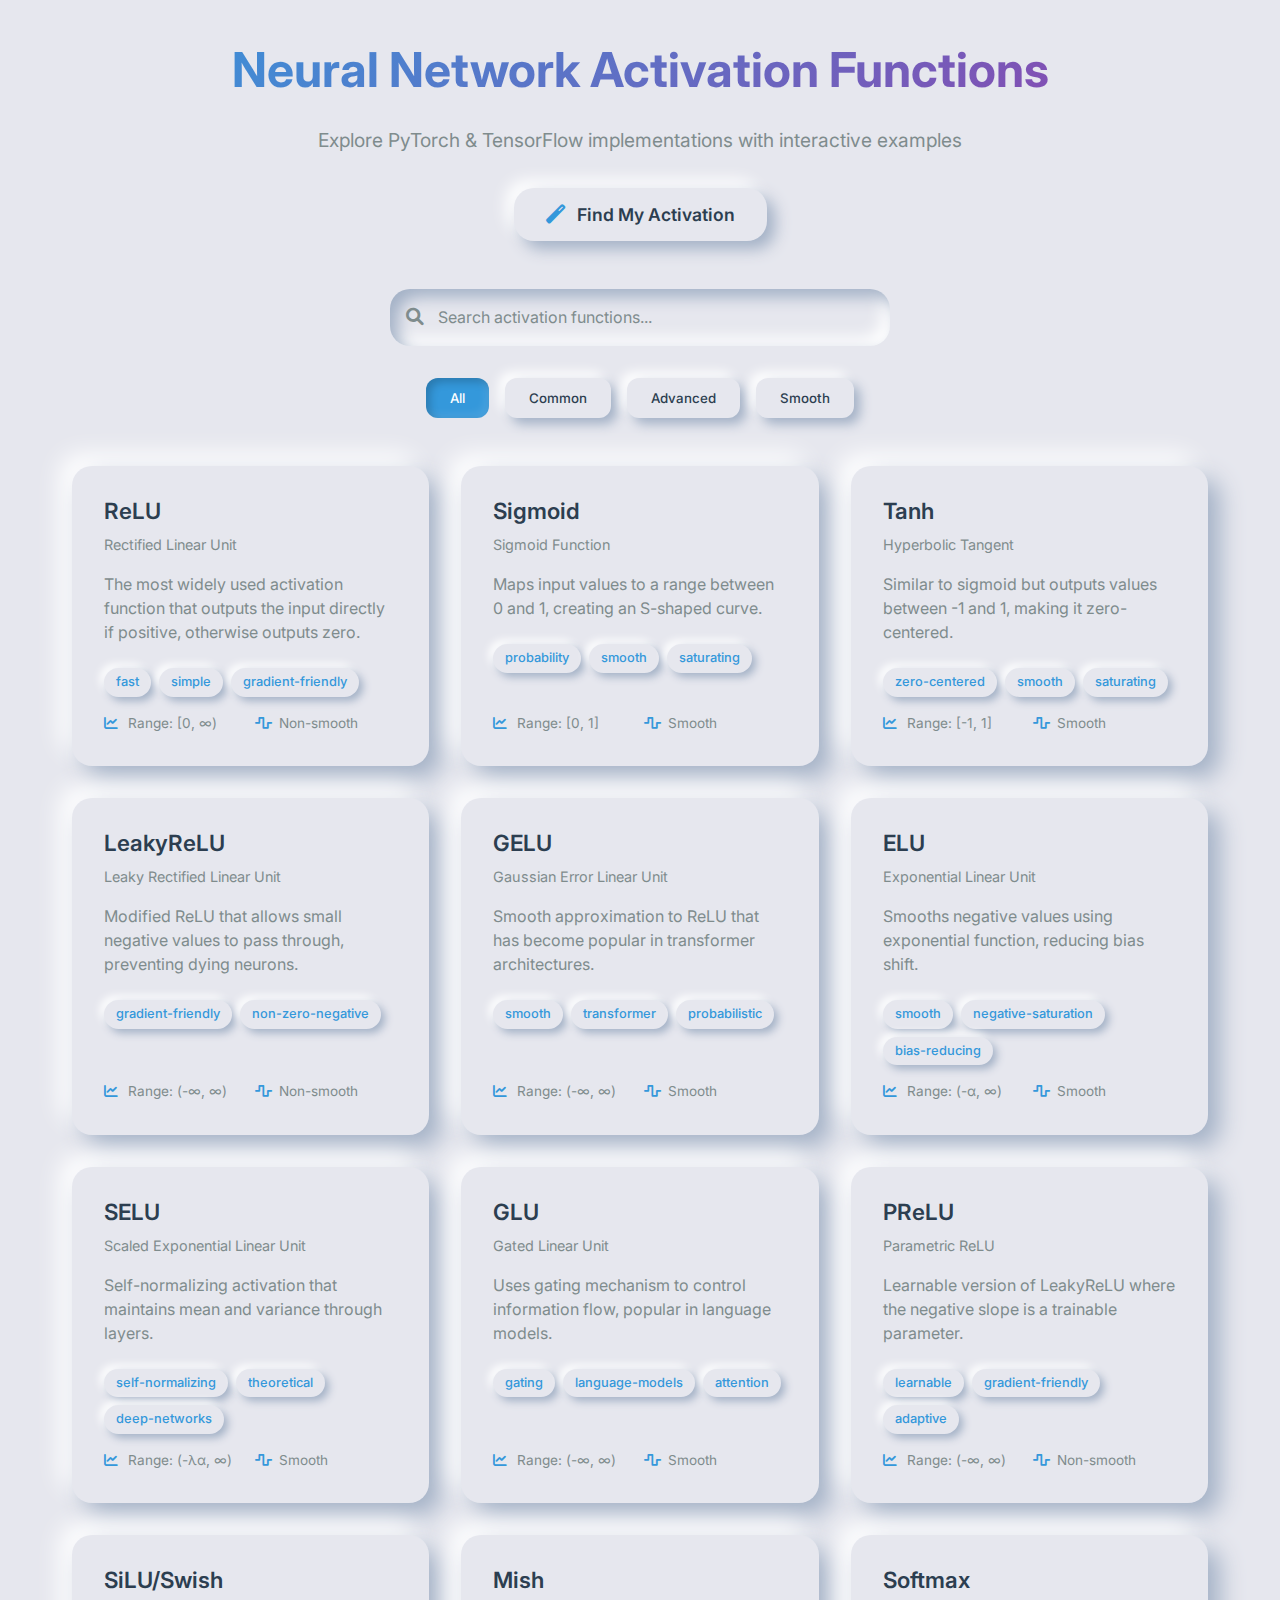
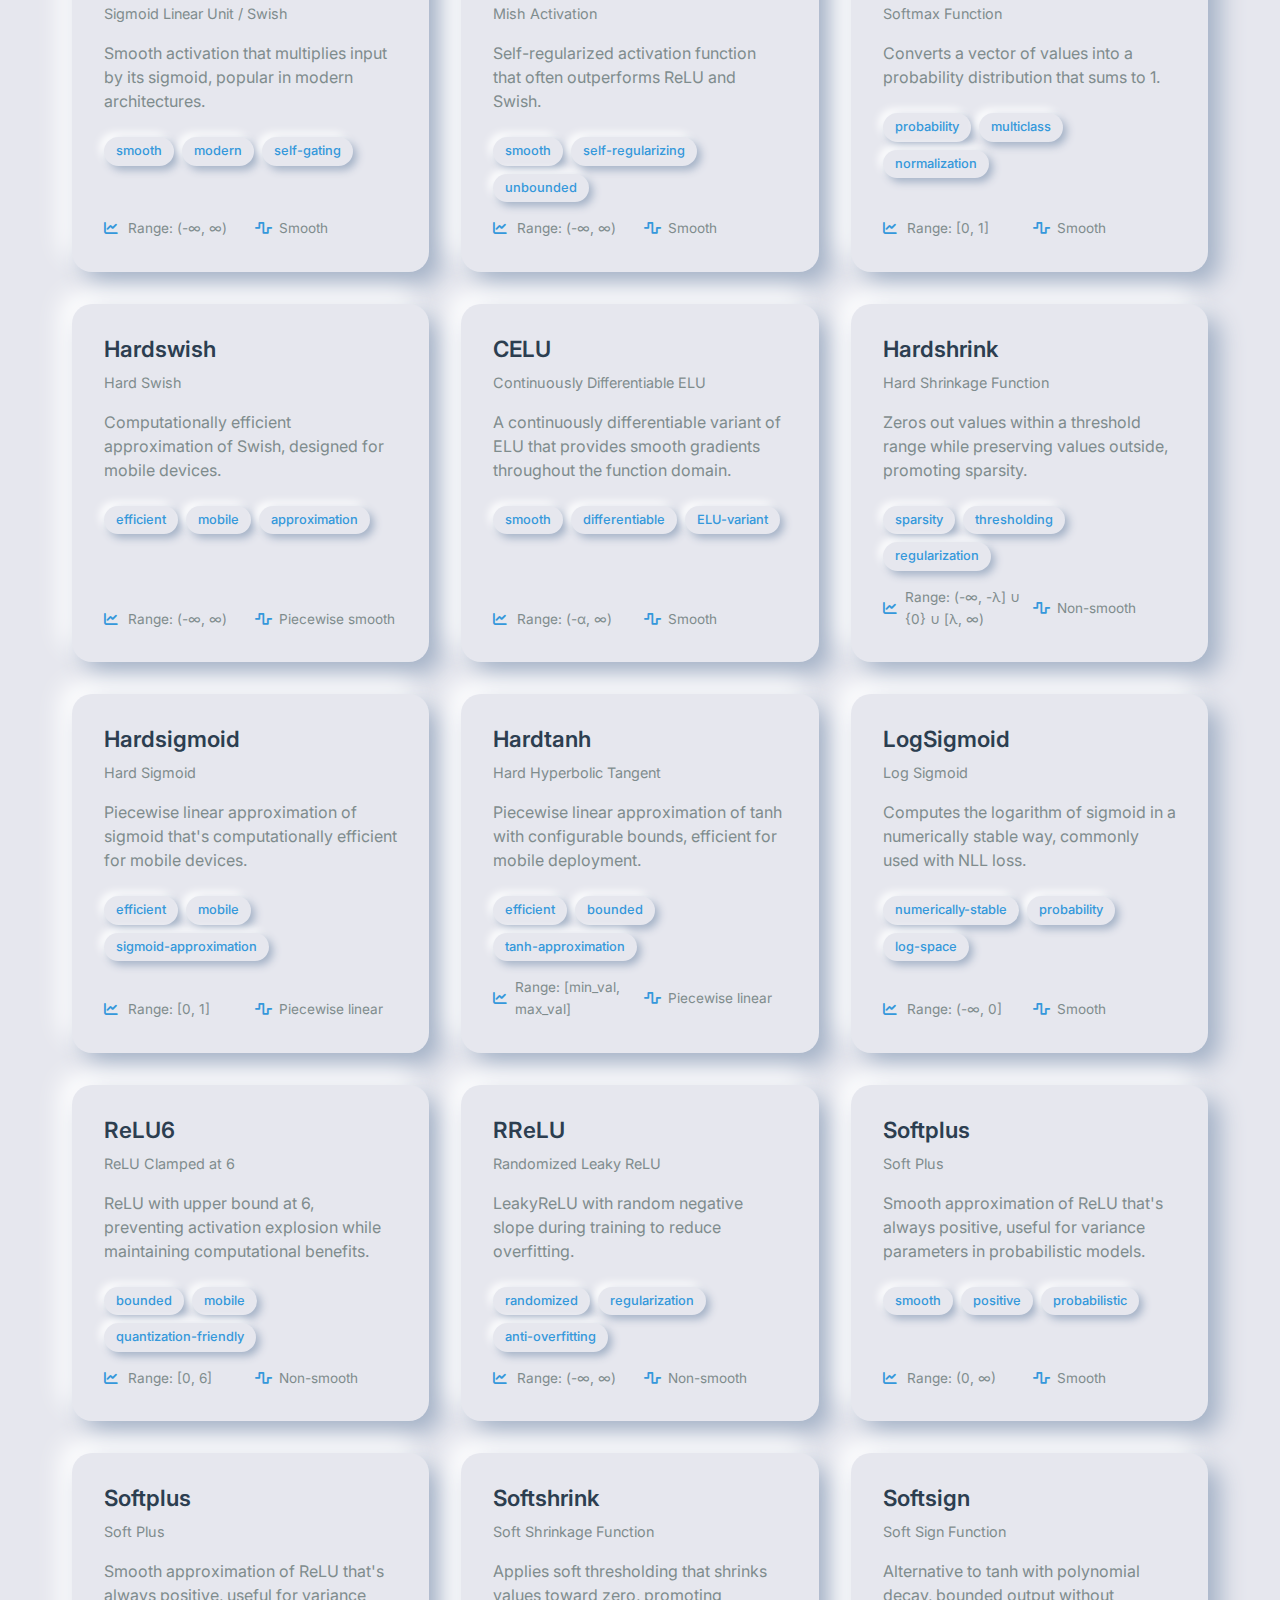
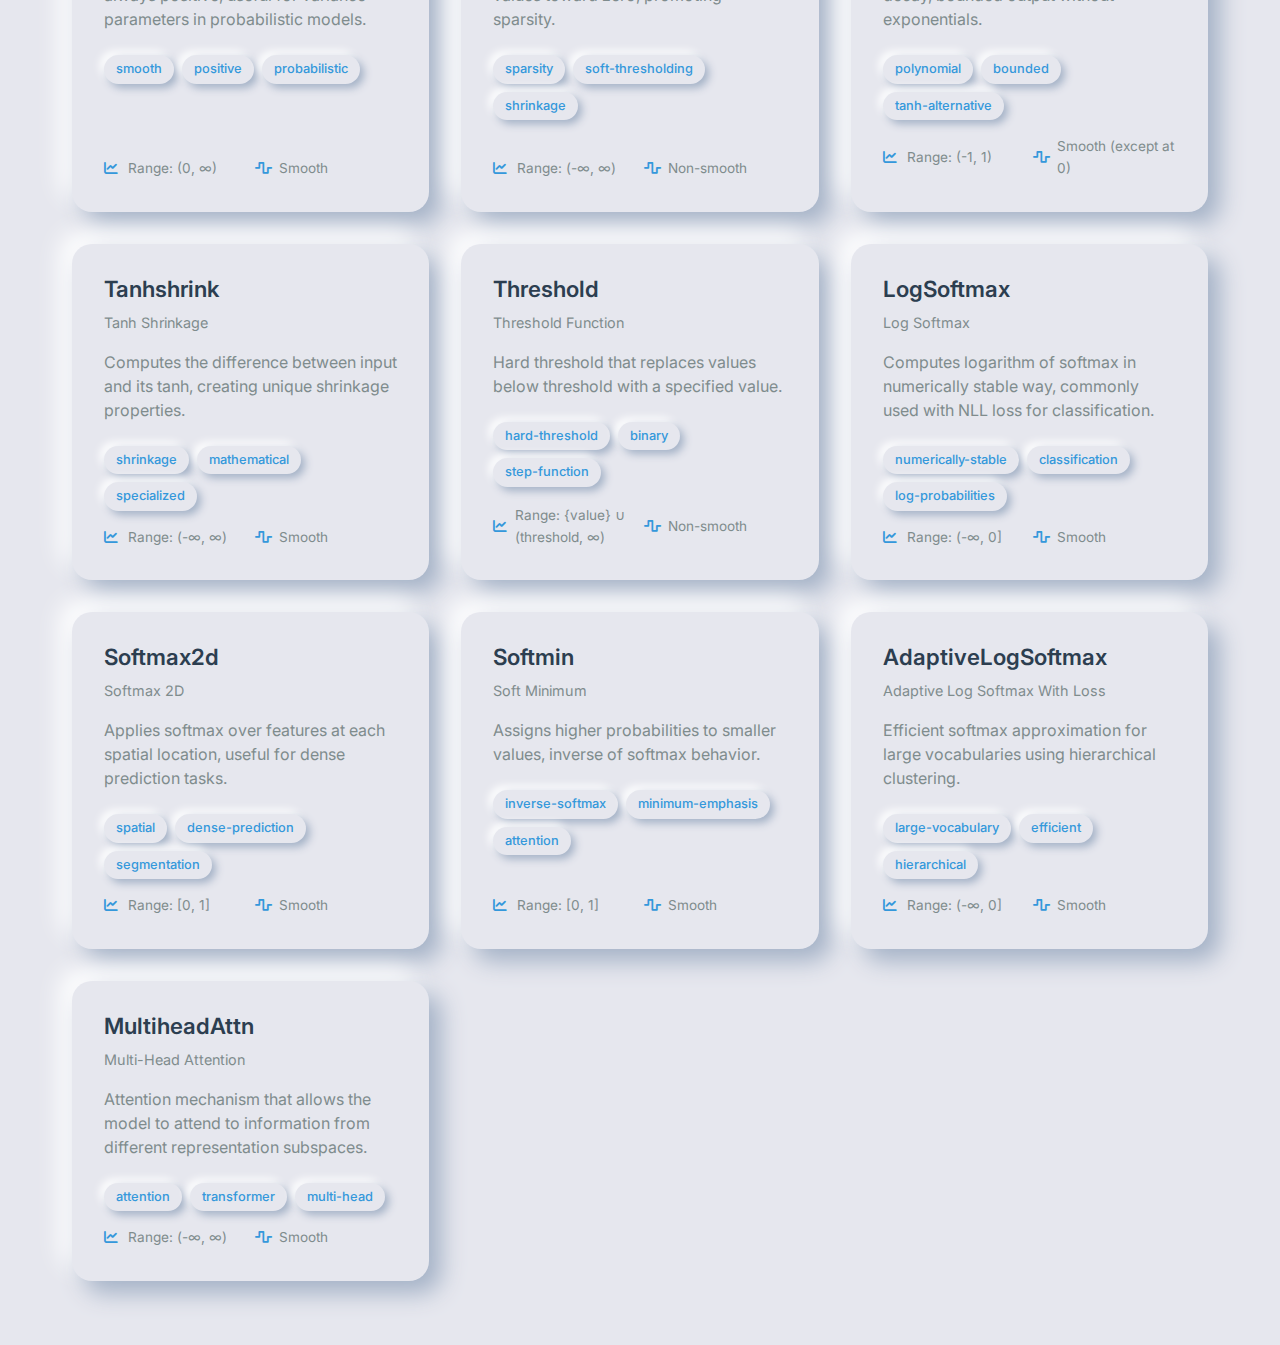
<file: index.html>
<!DOCTYPE html>
<html lang="en">
<head>
    <meta charset="UTF-8">
    <meta name="viewport" content="width=device-width, initial-scale=1.0">
    <title>Neural Network Activation Functions Explorer - PyTorch & TensorFlow</title>
    <link rel="stylesheet" href="styles.css">
    <link href="https://fonts.googleapis.com/css2?family=Inter:wght@300;400;500;600;700&display=swap" rel="stylesheet">
    <link rel="stylesheet" href="https://cdnjs.cloudflare.com/ajax/libs/font-awesome/6.0.0/css/all.min.css">
</head>
<body>
    <div class="container">
        <header class="header">
            <h1 class="title">Neural Network Activation Functions</h1>
            <p class="subtitle">Explore PyTorch & TensorFlow implementations with interactive examples</p>
            <div class="header-actions">
                <button class="wizard-btn" onclick="openWizard()" title="Launch Activation Function Wizard">
                    <i class="fas fa-magic"></i>
                    <span>Find My Activation</span>
                </button>
            </div>
        </header>
        
        <div class="search-container">
            <div class="search-box">
                <i class="fas fa-search search-icon"></i>
                <input type="text" id="searchInput" placeholder="Search activation functions..." autocomplete="off">
                <button id="clearSearch" class="clear-btn">
                    <i class="fas fa-times"></i>
                </button>
            </div>
            <div class="filter-tabs">
                <button class="filter-tab active" data-category="all">All</button>
                <button class="filter-tab" data-category="common">Common</button>
                <button class="filter-tab" data-category="advanced">Advanced</button>
                <button class="filter-tab" data-category="smooth">Smooth</button>
            </div>
        </div>
        
        <div class="cards-grid" id="cardsGrid">
            <!-- Cards will be populated by JavaScript -->
        </div>
        
        <div id="noResults" class="no-results" style="display: none;">
            <i class="fas fa-search"></i>
            <h3>No activation functions found</h3>
            <p>Try adjusting your search terms or filters</p>
        </div>
    </div>
    
    <!-- Activation Function Details Modal -->
    <div id="modal" class="modal">
        <div class="modal-content">
            <div class="modal-header">
                <h2 id="modalTitle"></h2>
                <button class="modal-close" id="modalClose">
                    <i class="fas fa-times"></i>
                </button>
            </div>
            <div class="modal-body">
                <div class="modal-section">
                    <h3>Description</h3>
                    <p id="modalDescription"></p>
                </div>
                
                <div class="modal-section">
                    <h3>Mathematical Formula</h3>
                    <div id="modalFormula" class="formula"></div>
                </div>
                
                <div class="modal-section">
                    <div class="framework-header">
                        <h3>Implementation</h3>
                        <div class="framework-tabs">
                            <button class="framework-tab active" data-framework="pytorch">
                                <i class="fab fa-python"></i>
                                PyTorch
                            </button>
                            <button class="framework-tab" data-framework="tensorflow">
                                <i class="fab fa-google"></i>
                                TensorFlow
                            </button>
                        </div>
                    </div>
                    <div class="code-block">
                        <button class="copy-btn" id="copyCode">
                            <i class="fas fa-copy"></i>
                        </button>
                        <pre><code id="modalCode"></code></pre>
                    </div>
                </div>
                
                <div class="modal-section">
                    <h3>Practitioner's Checklist</h3>
                    <div id="modalChecklist" class="checklist"></div>
                </div>
                
                <div class="modal-section">
                    <h3>Properties</h3>
                    <div id="modalProperties" class="properties-grid"></div>
                </div>
            </div>
        </div>
    </div>

    <!-- Wizard Modal -->
    <div id="wizardModal" class="modal wizard-modal">
        <div class="modal-content wizard-modal-content">
            <div class="modal-header">
                <h2>Activation Function Wizard</h2>
                <button class="modal-close" onclick="closeWizard()">
                    <i class="fas fa-times"></i>
                </button>
            </div>
            <div class="modal-body">
                <iframe id="wizardFrame" src="activation_wizard.html" frameborder="0"></iframe>
            </div>
        </div>
    </div>
    
    <script src="script.js"></script>
    <script>
        function openWizard() {
            document.getElementById('wizardModal').classList.add('active');
        }
        
        function closeWizard() {
            document.getElementById('wizardModal').classList.remove('active');
        }
        
        // Close wizard modal when clicking outside
        document.addEventListener('click', (e) => {
            const wizardModal = document.getElementById('wizardModal');
            if (e.target === wizardModal) {
                closeWizard();
            }
        });
        
        // Close wizard modal with Escape key
        document.addEventListener('keydown', (e) => {
            if (e.key === 'Escape') {
                const wizardModal = document.getElementById('wizardModal');
                if (wizardModal.classList.contains('active')) {
                    closeWizard();
                }
            }
        });
    </script>
</body>
</html>
</file>
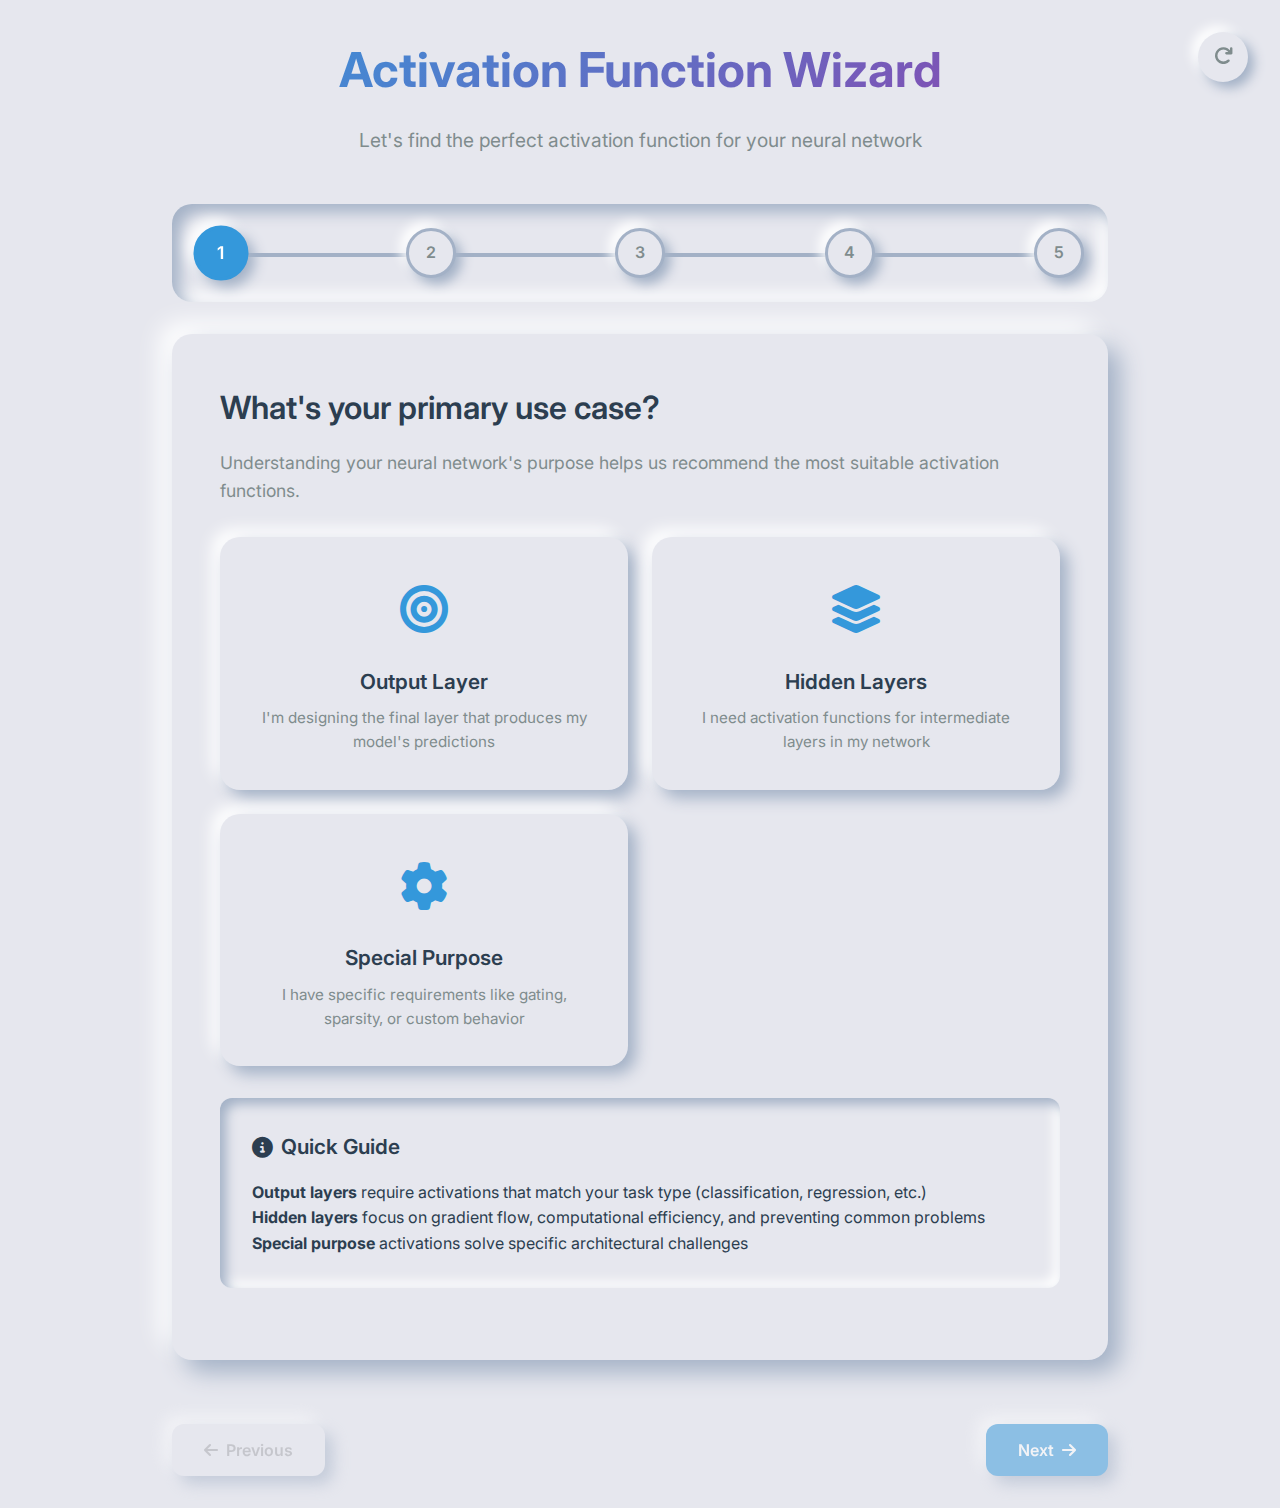
<file: activation_wizard.html>
<!DOCTYPE html>
<html lang="en">
<head>
    <meta charset="UTF-8">
    <meta name="viewport" content="width=device-width, initial-scale=1.0">
    <title>Activation Function Wizard</title>
    <link href="https://fonts.googleapis.com/css2?family=Inter:wght@300;400;500;600;700&display=swap" rel="stylesheet">
    <link rel="stylesheet" href="https://cdnjs.cloudflare.com/ajax/libs/font-awesome/6.4.0/css/all.min.css">
    <script src="https://cdn.plot.ly/plotly-latest.min.js"></script>
    <style>
        :root {
            --bg-color: #e6e7ee;
            --surface-color: #e6e7ee;
            --text-primary: #2c3e50;
            --text-secondary: #7f8c8d;
            --accent-color: #3498db;
            --accent-hover: #2980b9;
            --success-color: #27ae60;
            --warning-color: #f39c12;
            --shadow-light: #ffffff;
            --shadow-dark: #a3b1c6;
            --border-radius: 20px;
            --border-radius-small: 12px;
            --transition: all 0.3s cubic-bezier(0.25, 0.8, 0.25, 1);
        }

        * {
            margin: 0;
            padding: 0;
            box-sizing: border-box;
        }

        body {
            font-family: 'Inter', -apple-system, BlinkMacSystemFont, sans-serif;
            background: var(--bg-color);
            color: var(--text-primary);
            line-height: 1.6;
            min-height: 100vh;
        }

        .wizard-container {
            max-width: 1000px;
            margin: 0 auto;
            padding: 2rem;
            min-height: 100vh;
            display: flex;
            flex-direction: column;
        }

        .wizard-header {
            text-align: center;
            margin-bottom: 3rem;
        }

        .wizard-title {
            font-size: 3rem;
            font-weight: 700;
            margin-bottom: 1rem;
            background: linear-gradient(135deg, var(--accent-color), #8e44ad);
            -webkit-background-clip: text;
            -webkit-text-fill-color: transparent;
            background-clip: text;
        }

        .wizard-subtitle {
            font-size: 1.2rem;
            color: var(--text-secondary);
            font-weight: 400;
        }

        .progress-bar {
            background: var(--surface-color);
            border-radius: var(--border-radius);
            padding: 1.5rem;
            margin-bottom: 2rem;
            box-shadow: 
                inset 8px 8px 16px var(--shadow-dark),
                inset -8px -8px 16px var(--shadow-light);
        }

        .progress-steps {
            display: flex;
            justify-content: space-between;
            align-items: center;
            position: relative;
        }

        .progress-line {
            position: absolute;
            top: 50%;
            left: 0;
            right: 0;
            height: 4px;
            background: var(--shadow-dark);
            border-radius: 2px;
            z-index: 1;
        }

        .progress-line-fill {
            height: 100%;
            background: var(--accent-color);
            border-radius: 2px;
            transition: width 0.5s ease;
            width: 0%;
        }

        .progress-step {
            background: var(--surface-color);
            border: 3px solid var(--shadow-dark);
            border-radius: 50%;
            width: 50px;
            height: 50px;
            display: flex;
            align-items: center;
            justify-content: center;
            font-weight: 600;
            color: var(--text-secondary);
            position: relative;
            z-index: 2;
            transition: var(--transition);
            box-shadow: 
                6px 6px 12px var(--shadow-dark),
                -6px -6px 12px var(--shadow-light);
        }

        .progress-step.active {
            background: var(--accent-color);
            border-color: var(--accent-color);
            color: white;
            transform: scale(1.1);
        }

        .progress-step.completed {
            background: var(--success-color);
            border-color: var(--success-color);
            color: white;
        }

        .step-content {
            background: var(--surface-color);
            border-radius: var(--border-radius);
            padding: 3rem;
            margin-bottom: 2rem;
            box-shadow: 
                12px 12px 24px var(--shadow-dark),
                -12px -12px 24px var(--shadow-light);
            min-height: 500px;
            display: none;
        }

        .step-content.active {
            display: block;
            animation: fadeInSlide 0.5s ease-out;
        }

        @keyframes fadeInSlide {
            from {
                opacity: 0;
                transform: translateY(20px);
            }
            to {
                opacity: 1;
                transform: translateY(0);
            }
        }

        .step-title {
            font-size: 2rem;
            font-weight: 600;
            margin-bottom: 1rem;
            color: var(--text-primary);
        }

        .step-description {
            font-size: 1.1rem;
            color: var(--text-secondary);
            margin-bottom: 2rem;
            line-height: 1.6;
        }

        .choice-grid {
            display: grid;
            grid-template-columns: repeat(auto-fit, minmax(280px, 1fr));
            gap: 1.5rem;
            margin-bottom: 2rem;
        }

        .choice-card {
            background: var(--surface-color);
            border-radius: var(--border-radius);
            padding: 2rem;
            cursor: pointer;
            transition: var(--transition);
            border: 3px solid transparent;
            box-shadow: 
                8px 8px 16px var(--shadow-dark),
                -8px -8px 16px var(--shadow-light);
            text-align: center;
            min-height: 200px;
            display: flex;
            flex-direction: column;
            justify-content: center;
        }

        .choice-card:hover {
            transform: translateY(-4px);
            box-shadow: 
                12px 12px 24px var(--shadow-dark),
                -12px -12px 24px var(--shadow-light);
        }

        .choice-card.selected {
            border-color: var(--accent-color);
            background: linear-gradient(135deg, var(--accent-color)15, var(--surface-color));
        }

        .choice-icon {
            font-size: 3rem;
            color: var(--accent-color);
            margin-bottom: 1rem;
        }

        .choice-title {
            font-size: 1.3rem;
            font-weight: 600;
            margin-bottom: 0.5rem;
            color: var(--text-primary);
        }

        .choice-description {
            color: var(--text-secondary);
            font-size: 0.95rem;
        }

        .info-section {
            background: var(--surface-color);
            border-radius: var(--border-radius-small);
            padding: 2rem;
            margin: 1.5rem 0;
            box-shadow: 
                inset 6px 6px 12px var(--shadow-dark),
                inset -6px -6px 12px var(--shadow-light);
        }

        .info-title {
            font-size: 1.3rem;
            font-weight: 600;
            margin-bottom: 1rem;
            color: var(--text-primary);
            display: flex;
            align-items: center;
            gap: 0.5rem;
        }

        .comparison-table {
            width: 100%;
            margin: 1rem 0;
            background: var(--surface-color);
            border-radius: var(--border-radius-small);
            overflow: hidden;
            box-shadow: 
                6px 6px 12px var(--shadow-dark),
                -6px -6px 12px var(--shadow-light);
        }

        .comparison-table th,
        .comparison-table td {
            padding: 1rem;
            text-align: left;
            border-bottom: 1px solid rgba(0,0,0,0.1);
        }

        .comparison-table th {
            background: var(--accent-color);
            color: white;
            font-weight: 600;
        }

        .comparison-table tr:last-child td {
            border-bottom: none;
        }

        .code-preview {
            background: var(--surface-color);
            border-radius: var(--border-radius-small);
            padding: 1.5rem;
            margin: 1rem 0;
            box-shadow: 
                inset 8px 8px 16px var(--shadow-dark),
                inset -8px -8px 16px var(--shadow-light);
            font-family: 'Courier New', monospace;
            font-size: 0.9rem;
            overflow-x: auto;
        }

        .visualization-container {
            background: var(--surface-color);
            border-radius: var(--border-radius-small);
            padding: 1.5rem;
            margin: 1.5rem 0;
            box-shadow: 
                6px 6px 12px var(--shadow-dark),
                -6px -6px 12px var(--shadow-light);
            height: 400px;
        }

        .navigation {
            display: flex;
            justify-content: space-between;
            gap: 1rem;
            margin-top: auto;
            padding-top: 2rem;
        }

        .nav-btn {
            background: var(--surface-color);
            border: none;
            padding: 1rem 2rem;
            border-radius: var(--border-radius-small);
            font-family: inherit;
            font-weight: 600;
            font-size: 1rem;
            cursor: pointer;
            transition: var(--transition);
            display: flex;
            align-items: center;
            gap: 0.5rem;
            box-shadow: 
                8px 8px 16px var(--shadow-dark),
                -8px -8px 16px var(--shadow-light);
            min-width: 120px;
            justify-content: center;
        }

        .nav-btn:hover {
            transform: translateY(-2px);
            box-shadow: 
                10px 10px 20px var(--shadow-dark),
                -10px -10px 20px var(--shadow-light);
        }

        .nav-btn:active {
            transform: translateY(0);
            box-shadow: 
                inset 4px 4px 8px var(--shadow-dark),
                inset -4px -4px 8px var(--shadow-light);
        }

        .nav-btn:disabled {
            opacity: 0.5;
            cursor: not-allowed;
            transform: none;
        }

        .nav-btn.primary {
            background: var(--accent-color);
            color: white;
        }

        .nav-btn.primary:hover {
            background: var(--accent-hover);
        }

        .recommendations {
            display: grid;
            grid-template-columns: repeat(auto-fit, minmax(300px, 1fr));
            gap: 1.5rem;
            margin: 2rem 0;
        }

        .recommendation-card {
            background: var(--surface-color);
            border-radius: var(--border-radius);
            padding: 2rem;
            box-shadow: 
                8px 8px 16px var(--shadow-dark),
                -8px -8px 16px var(--shadow-light);
            border: 3px solid transparent;
            transition: var(--transition);
            cursor: pointer;
        }

        .recommendation-card:hover {
            transform: translateY(-2px);
            box-shadow: 
                12px 12px 24px var(--shadow-dark),
                -12px -12px 24px var(--shadow-light);
        }

        .recommendation-card.best {
            border-color: var(--success-color);
        }

        .recommendation-card.alternative {
            border-color: var(--warning-color);
        }

        .recommendation-header {
            display: flex;
            align-items: center;
            gap: 1rem;
            margin-bottom: 1rem;
        }

        .recommendation-icon {
            font-size: 2rem;
            color: var(--accent-color);
        }

        .recommendation-title {
            font-size: 1.4rem;
            font-weight: 600;
            color: var(--text-primary);
        }

        .recommendation-badge {
            background: var(--success-color);
            color: white;
            padding: 0.25rem 0.75rem;
            border-radius: 15px;
            font-size: 0.8rem;
            font-weight: 600;
            text-transform: uppercase;
            margin-left: auto;
        }

        .recommendation-badge.alternative {
            background: var(--warning-color);
        }

        .recommendation-description {
            color: var(--text-secondary);
            margin-bottom: 1.5rem;
            line-height: 1.5;
        }

        .pros-cons {
            display: grid;
            grid-template-columns: 1fr 1fr;
            gap: 1rem;
            margin-bottom: 1.5rem;
        }

        .pros, .cons {
            background: var(--surface-color);
            border-radius: var(--border-radius-small);
            padding: 1rem;
            box-shadow: 
                inset 4px 4px 8px var(--shadow-dark),
                inset -4px -4px 8px var(--shadow-light);
        }

        .pros h4, .cons h4 {
            font-size: 1rem;
            font-weight: 600;
            margin-bottom: 0.5rem;
            display: flex;
            align-items: center;
            gap: 0.5rem;
        }

        .pros h4 {
            color: var(--success-color);
        }

        .cons h4 {
            color: var(--warning-color);
        }

        .pros ul, .cons ul {
            list-style: none;
            font-size: 0.9rem;
        }

        .pros li, .cons li {
            margin-bottom: 0.25rem;
            color: var(--text-secondary);
        }

        .framework-toggle {
            display: flex;
            background: var(--surface-color);
            border-radius: var(--border-radius-small);
            padding: 0.5rem;
            gap: 0.5rem;
            margin-bottom: 1rem;
            box-shadow: 
                inset 4px 4px 8px var(--shadow-dark),
                inset -4px -4px 8px var(--shadow-light);
        }

        .framework-btn {
            flex: 1;
            background: transparent;
            border: none;
            padding: 0.75rem;
            border-radius: var(--border-radius-small);
            font-family: inherit;
            font-weight: 500;
            color: var(--text-secondary);
            cursor: pointer;
            transition: var(--transition);
        }

        .framework-btn.active {
            background: var(--accent-color);
            color: white;
            box-shadow: 
                4px 4px 8px var(--shadow-dark),
                -4px -4px 8px var(--shadow-light);
        }

        .hidden {
            display: none !important;
        }

        .highlight-box {
            background: linear-gradient(135deg, var(--accent-color)10, var(--surface-color));
            border: 2px solid var(--accent-color);
            border-radius: var(--border-radius-small);
            padding: 1.5rem;
            margin: 1rem 0;
        }

        .highlight-box h4 {
            color: var(--accent-color);
            font-weight: 600;
            margin-bottom: 0.5rem;
        }

        .reset-btn {
            position: fixed;
            top: 2rem;
            right: 2rem;
            background: var(--surface-color);
            border: none;
            width: 50px;
            height: 50px;
            border-radius: 50%;
            cursor: pointer;
            color: var(--text-secondary);
            font-size: 1.2rem;
            transition: var(--transition);
            box-shadow: 
                6px 6px 12px var(--shadow-dark),
                -6px -6px 12px var(--shadow-light);
            z-index: 100;
        }

        .reset-btn:hover {
            color: var(--accent-color);
            transform: scale(1.1);
        }

        @media (max-width: 768px) {
            .wizard-container {
                padding: 1rem;
            }
            
            .wizard-title {
                font-size: 2rem;
            }
            
            .step-content {
                padding: 2rem;
                min-height: 400px;
            }
            
            .choice-grid {
                grid-template-columns: 1fr;
            }
            
            .pros-cons {
                grid-template-columns: 1fr;
            }
            
            .navigation {
                flex-direction: column;
            }
            
            .progress-steps {
                flex-wrap: wrap;
                gap: 1rem;
            }
            
            .progress-line {
                display: none;
            }
        }
    </style>
</head>
<body>
    <button class="reset-btn" onclick="resetWizard()" title="Start Over">
        <i class="fas fa-redo"></i>
    </button>

    <div class="wizard-container">
        <div class="wizard-header">
            <h1 class="wizard-title">Activation Function Wizard</h1>
            <p class="wizard-subtitle">Let's find the perfect activation function for your neural network</p>
        </div>

        <div class="progress-bar">
            <div class="progress-steps">
                <div class="progress-line">
                    <div class="progress-line-fill" id="progressFill"></div>
                </div>
                <div class="progress-step active" data-step="1">1</div>
                <div class="progress-step" data-step="2">2</div>
                <div class="progress-step" data-step="3">3</div>
                <div class="progress-step" data-step="4">4</div>
                <div class="progress-step" data-step="5">5</div>
            </div>
        </div>

        <!-- Step 1: Use Case -->
        <div class="step-content active" id="step1">
            <h2 class="step-title">What's your primary use case?</h2>
            <p class="step-description">Understanding your neural network's purpose helps us recommend the most suitable activation functions.</p>
            
            <div class="choice-grid">
                <div class="choice-card" data-choice="output-layer">
                    <div class="choice-icon"><i class="fas fa-bullseye"></i></div>
                    <div class="choice-title">Output Layer</div>
                    <div class="choice-description">I'm designing the final layer that produces my model's predictions</div>
                </div>
                <div class="choice-card" data-choice="hidden-layers">
                    <div class="choice-icon"><i class="fas fa-layer-group"></i></div>
                    <div class="choice-title">Hidden Layers</div>
                    <div class="choice-description">I need activation functions for intermediate layers in my network</div>
                </div>
                <div class="choice-card" data-choice="special-purpose">
                    <div class="choice-icon"><i class="fas fa-cog"></i></div>
                    <div class="choice-title">Special Purpose</div>
                    <div class="choice-description">I have specific requirements like gating, sparsity, or custom behavior</div>
                </div>
            </div>

            <div class="info-section">
                <div class="info-title">
                    <i class="fas fa-info-circle"></i>
                    Quick Guide
                </div>
                <p><strong>Output layers</strong> require activations that match your task type (classification, regression, etc.)</p>
                <p><strong>Hidden layers</strong> focus on gradient flow, computational efficiency, and preventing common problems</p>
                <p><strong>Special purpose</strong> activations solve specific architectural challenges</p>
            </div>
        </div>

        <!-- Step 2: Task Type (for output layer) -->
        <div class="step-content" id="step2-output">
            <h2 class="step-title">What type of output do you need?</h2>
            <p class="step-description">Different tasks require different output characteristics and ranges.</p>
            
            <div class="choice-grid">
                <div class="choice-card" data-choice="binary-classification">
                    <div class="choice-icon"><i class="fas fa-toggle-on"></i></div>
                    <div class="choice-title">Binary Classification</div>
                    <div class="choice-description">Predict one of two classes (yes/no, spam/not spam, etc.)</div>
                </div>
                <div class="choice-card" data-choice="multiclass-classification">
                    <div class="choice-icon"><i class="fas fa-list"></i></div>
                    <div class="choice-title">Multi-class Classification</div>
                    <div class="choice-description">Choose one class from multiple options (cat/dog/bird, etc.)</div>
                </div>
                <div class="choice-card" data-choice="regression">
                    <div class="choice-icon"><i class="fas fa-chart-line"></i></div>
                    <div class="choice-title">Regression</div>
                    <div class="choice-description">Predict continuous numerical values (price, temperature, etc.)</div>
                </div>
            </div>

            <div class="info-section">
                <div class="info-title">
                    <i class="fas fa-lightbulb"></i>
                    Output Layer Guidelines
                </div>
                <table class="comparison-table">
                    <thead>
                        <tr>
                            <th>Task Type</th>
                            <th>Output Range</th>
                            <th>Best Activation</th>
                            <th>Loss Function</th>
                        </tr>
                    </thead>
                    <tbody>
                        <tr>
                            <td>Binary Classification</td>
                            <td>[0, 1] (probability)</td>
                            <td>Sigmoid</td>
                            <td>Binary Cross-Entropy</td>
                        </tr>
                        <tr>
                            <td>Multi-class Classification</td>
                            <td>[0, 1] (probabilities sum to 1)</td>
                            <td>Softmax</td>
                            <td>Cross-Entropy</td>
                        </tr>
                        <tr>
                            <td>Regression</td>
                            <td>(-∞, ∞) or constrained</td>
                            <td>None / ReLU / Sigmoid</td>
                            <td>MSE / MAE</td>
                        </tr>
                    </tbody>
                </table>
            </div>
        </div>

        <!-- Step 2: Architecture Focus (for hidden layers) -->
        <div class="step-content" id="step2-hidden">
            <h2 class="step-title">What's your primary focus?</h2>
            <p class="step-description">Different scenarios prioritize different aspects of activation functions.</p>
            
            <div class="choice-grid">
                <div class="choice-card" data-choice="speed-efficiency">
                    <div class="choice-icon"><i class="fas fa-rocket"></i></div>
                    <div class="choice-title">Speed & Efficiency</div>
                    <div class="choice-description">Fast inference, mobile deployment, or resource-constrained environments</div>
                </div>
                <div class="choice-card" data-choice="modern-performance">
                    <div class="choice-icon"><i class="fas fa-star"></i></div>
                    <div class="choice-title">Modern Performance</div>
                    <div class="choice-description">State-of-the-art results using latest research and architectures</div>
                </div>
                <div class="choice-card" data-choice="stability-gradients">
                    <div class="choice-icon"><i class="fas fa-shield-alt"></i></div>
                    <div class="choice-title">Stability & Gradients</div>
                    <div class="choice-description">Solving gradient problems, very deep networks, or training stability</div>
                </div>
            </div>

            <div class="info-section">
                <div class="info-title">
                    <i class="fas fa-chart-bar"></i>
                    Performance Comparison
                </div>
                <div class="visualization-container" id="performanceChart"></div>
            </div>
        </div>

        <!-- Step 3: Architecture Type (for modern performance) -->
        <div class="step-content" id="step3-architecture">
            <h2 class="step-title">What type of architecture are you building?</h2>
            <p class="step-description">Different architectures have evolved to prefer specific activation functions.</p>
            
            <div class="choice-grid">
                <div class="choice-card" data-choice="transformers-nlp">
                    <div class="choice-icon"><i class="fas fa-language"></i></div>
                    <div class="choice-title">Transformers / NLP</div>
                    <div class="choice-description">BERT, GPT, T5, or other attention-based language models</div>
                </div>
                <div class="choice-card" data-choice="computer-vision">
                    <div class="choice-icon"><i class="fas fa-eye"></i></div>
                    <div class="choice-title">Computer Vision</div>
                    <div class="choice-description">CNNs, ResNets, Vision Transformers, or image processing networks</div>
                </div>
                <div class="choice-card" data-choice="general-mlp">
                    <div class="choice-icon"><i class="fas fa-sitemap"></i></div>
                    <div class="choice-title">General MLP</div>
                    <div class="choice-description">Multi-layer perceptrons, tabular data, or general feedforward networks</div>
                </div>
            </div>

            <div class="info-section">
                <div class="info-title">
                    <i class="fas fa-history"></i>
                    Architecture Evolution
                </div>
                <p>Modern architectures have converged on specific activation functions through extensive research:</p>
                <ul style="margin-left: 2rem; margin-top: 1rem;">
                    <li><strong>Transformers:</strong> GELU has become the standard since BERT</li>
                    <li><strong>Computer Vision:</strong> SiLU/Swish and Mish show strong results</li>
                    <li><strong>General MLPs:</strong> ReLU remains the reliable default choice</li>
                </ul>
            </div>
        </div>

        <!-- Step 4: Specific Requirements -->
        <div class="step-content" id="step4-requirements">
            <h2 class="step-title">Any specific requirements?</h2>
            <p class="step-description">Let's fine-tune based on your specific needs and constraints.</p>
            
            <div class="choice-grid">
                <div class="choice-card" data-choice="mobile-deployment">
                    <div class="choice-icon"><i class="fas fa-mobile-alt"></i></div>
                    <div class="choice-title">Mobile Deployment</div>
                    <div class="choice-description">Need efficient inference on mobile devices or edge hardware</div>
                </div>
                <div class="choice-card" data-choice="gradient-problems">
                    <div class="choice-icon"><i class="fas fa-exclamation-triangle"></i></div>
                    <div class="choice-title">Gradient Problems</div>
                    <div class="choice-description">Experiencing dying ReLU, vanishing gradients, or training instability</div>
                </div>
                <div class="choice-card" data-choice="no-special-requirements">
                    <div class="choice-icon"><i class="fas fa-check"></i></div>
                    <div class="choice-title">Standard Setup</div>
                    <div class="choice-description">No special constraints, looking for best general performance</div>
                </div>
            </div>

            <div class="info-section">
                <div class="info-title">
                    <i class="fas fa-tools"></i>
                    Common Problems & Solutions
                </div>
                <div class="highlight-box">
                    <h4>Dying ReLU Problem</h4>
                    <p>When neurons get stuck outputting zero and stop learning. Solutions: LeakyReLU, ELU, or modern alternatives like GELU.</p>
                </div>
                <div class="highlight-box">
                    <h4>Vanishing Gradients</h4>
                    <p>Gradients become too small in deep networks. Solutions: ReLU family, GELU, or self-normalizing SELU.</p>
                </div>
            </div>
        </div>

        <!-- Step 5: Recommendations -->
        <div class="step-content" id="step5-recommendations">
            <h2 class="step-title">Your Personalized Recommendations</h2>
            <p class="step-description">Based on your requirements, here are the best activation functions for your use case:</p>
            
            <div class="recommendations" id="recommendationsContainer">
                <!-- Recommendations will be populated dynamically -->
            </div>

            <div class="framework-toggle">
                <button class="framework-btn active" data-framework="pytorch">
                    <i class="fab fa-python"></i> PyTorch
                </button>
                <button class="framework-btn" data-framework="tensorflow">
                    <i class="fas fa-cube"></i> TensorFlow
                </button>
            </div>

            <div class="info-section">
                <div class="info-title">
                    <i class="fas fa-code"></i>
                    Implementation Example
                </div>
                <div class="code-preview" id="implementationCode">
                    <!-- Code will be populated based on recommendations -->
                </div>
            </div>
        </div>

        <div class="navigation">
            <button class="nav-btn" id="prevBtn" onclick="previousStep()" disabled>
                <i class="fas fa-arrow-left"></i>
                Previous
            </button>
            <button class="nav-btn primary" id="nextBtn" onclick="nextStep()" disabled>
                Next
                <i class="fas fa-arrow-right"></i>
            </button>
        </div>
    </div>

    <script>
        // Wizard state
        let currentStep = 1;
        let userChoices = {};
        let currentFramework = 'pytorch';

        // Activation function data with recommendations
        const activationData = {
            sigmoid: {
                name: 'Sigmoid',
                formula: 'f(x) = 1 / (1 + e^(-x))',
                pytorch: `import torch.nn as nn\n\n# For binary classification output\nmodel = nn.Sequential(\n    nn.Linear(input_size, hidden_size),\n    nn.ReLU(),\n    nn.Linear(hidden_size, 1),\n    nn.Sigmoid()  # Output probabilities [0,1]\n)`,
                tensorflow: `import tensorflow as tf\n\n# For binary classification output\nmodel = tf.keras.Sequential([\n    tf.keras.layers.Dense(hidden_size, activation='relu'),\n    tf.keras.layers.Dense(1, activation='sigmoid')\n])`,
                pros: ['Perfect probability output [0,1]', 'Smooth gradients', 'Well-understood behavior'],
                cons: ['Vanishing gradients', 'Not zero-centered', 'Saturates for large inputs'],
                useCase: 'Binary classification output layers'
            },
            softmax: {
                name: 'Softmax',
                formula: 'f(x_i) = e^(x_i) / Σ(e^(x_j))',
                pytorch: `import torch.nn as nn\n\n# For multi-class classification\nmodel = nn.Sequential(\n    nn.Linear(input_size, hidden_size),\n    nn.ReLU(),\n    nn.Linear(hidden_size, num_classes)\n    # Note: PyTorch CrossEntropyLoss includes softmax\n)`,
                tensorflow: `import tensorflow as tf\n\n# For multi-class classification\nmodel = tf.keras.Sequential([\n    tf.keras.layers.Dense(hidden_size, activation='relu'),\n    tf.keras.layers.Dense(num_classes, activation='softmax')\n])`,
                pros: ['Probabilities sum to 1', 'Interpretable output', 'Standard for classification'],
                cons: ['Expensive computation', 'Can wash out small differences', 'Only for output layers'],
                useCase: 'Multi-class classification output'
            },
            relu: {
                name: 'ReLU',
                formula: 'f(x) = max(0, x)',
                pytorch: `import torch.nn as nn\n\n# Standard deep network\nmodel = nn.Sequential(\n    nn.Linear(input_size, 128),\n    nn.ReLU(),\n    nn.Linear(128, 64),\n    nn.ReLU(),\n    nn.Linear(64, output_size)\n)`,
                tensorflow: `import tensorflow as tf\n\n# Standard deep network\nmodel = tf.keras.Sequential([\n    tf.keras.layers.Dense(128, activation='relu'),\n    tf.keras.layers.Dense(64, activation='relu'),\n    tf.keras.layers.Dense(output_size)\n])`,
                pros: ['Fastest computation', 'Simple and reliable', 'Good gradient flow', 'Prevents vanishing gradients'],
                cons: ['Dying ReLU problem', 'Not zero-centered', 'Non-smooth'],
                useCase: 'Default choice for hidden layers'
            },
            gelu: {
                name: 'GELU',
                formula: 'f(x) = x * Φ(x)',
                pytorch: `import torch.nn as nn\n\n# Modern transformer-style network\nclass TransformerBlock(nn.Module):\n    def __init__(self, d_model, d_ff):\n        super().__init__()\n        self.linear1 = nn.Linear(d_model, d_ff)\n        self.gelu = nn.GELU()\n        self.linear2 = nn.Linear(d_ff, d_model)\n        self.dropout = nn.Dropout(0.1)\n\n    def forward(self, x):\n        return self.linear2(self.dropout(self.gelu(self.linear1(x))))`,
                tensorflow: `import tensorflow as tf\n\n# Modern transformer-style network\nclass TransformerBlock(tf.keras.layers.Layer):\n    def __init__(self, d_model, d_ff, dropout_rate=0.1):\n        super().__init__()\n        self.dense1 = tf.keras.layers.Dense(d_ff, activation='gelu')\n        self.dense2 = tf.keras.layers.Dense(d_model)\n        self.dropout = tf.keras.layers.Dropout(dropout_rate)\n\n    def call(self, x, training=None):\n        x = self.dense1(x)\n        x = self.dropout(x, training=training)\n        return self.dense2(x)`,
                pros: ['Smooth everywhere', 'Transformer standard', 'Better than ReLU variants', 'Probabilistic interpretation'],
                cons: ['Slower than ReLU', 'More complex computation'],
                useCase: 'Transformers and modern deep networks'
            },
            mish: {
                name: 'Mish',
                formula: 'f(x) = x * tanh(softplus(x))',
                pytorch: `import torch.nn as nn\n\n# Modern computer vision network\nclass MishCNN(nn.Module):\n    def __init__(self, num_classes):\n        super().__init__()\n        self.features = nn.Sequential(\n            nn.Conv2d(3, 64, 3, padding=1),\n            nn.Mish(),\n            nn.Conv2d(64, 128, 3, padding=1),\n            nn.Mish(),\n            nn.AdaptiveAvgPool2d(1)\n        )\n        self.classifier = nn.Linear(128, num_classes)\n\n    def forward(self, x):\n        x = self.features(x)\n        x = x.view(x.size(0), -1)\n        return self.classifier(x)`,
                tensorflow: `import tensorflow as tf\n\n# Custom Mish implementation\ndef mish(x):\n    return x * tf.nn.tanh(tf.nn.softplus(x))\n\n# Modern computer vision network\nmodel = tf.keras.Sequential([\n    tf.keras.layers.Conv2D(64, 3, padding='same'),\n    tf.keras.layers.Lambda(mish),\n    tf.keras.layers.Conv2D(128, 3, padding='same'),\n    tf.keras.layers.Lambda(mish),\n    tf.keras.layers.GlobalAveragePooling2D(),\n    tf.keras.layers.Dense(num_classes)\n])`,
                pros: ['Self-regularizing', 'Excellent for CV', 'Smooth negative region', 'Strong empirical results'],
                cons: ['Most expensive computation', 'Newer (less tested)', 'Not built-in everywhere'],
                useCase: 'Computer vision and self-regularization'
            },
            leakyrelu: {
                name: 'LeakyReLU',
                formula: 'f(x) = max(αx, x)',
                pytorch: `import torch.nn as nn\n\n# Network with LeakyReLU to prevent dying neurons\nmodel = nn.Sequential(\n    nn.Linear(input_size, 256),\n    nn.LeakyReLU(negative_slope=0.01),\n    nn.Linear(256, 128),\n    nn.LeakyReLU(negative_slope=0.01),\n    nn.Linear(128, output_size)\n)`,
                tensorflow: `import tensorflow as tf\n\n# Network with LeakyReLU\nmodel = tf.keras.Sequential([\n    tf.keras.layers.Dense(256),\n    tf.keras.layers.LeakyReLU(alpha=0.01),\n    tf.keras.layers.Dense(128),\n    tf.keras.layers.LeakyReLU(alpha=0.01),\n    tf.keras.layers.Dense(output_size)\n])`,
                pros: ['Prevents dying ReLU', 'Fast computation', 'Simple fix', 'Learnable with PReLU'],
                cons: ['Still not zero-centered', 'May not help much', 'Hyperparameter to tune'],
                useCase: 'Fixing dying ReLU problems'
            },
            hardswish: {
                name: 'Hardswish',
                formula: 'f(x) = x * ReLU6(x + 3) / 6',
                pytorch: `import torch.nn as nn\n\n# Mobile-optimized network\nclass MobileNet(nn.Module):\n    def __init__(self, num_classes):\n        super().__init__()\n        self.features = nn.Sequential(\n            nn.Conv2d(3, 32, 3, stride=2, padding=1),\n            nn.Hardswish(),\n            nn.Conv2d(32, 64, 3, padding=1),\n            nn.Hardswish()\n        )\n        self.classifier = nn.Linear(64, num_classes)\n\n    def forward(self, x):\n        x = self.features(x)\n        x = F.adaptive_avg_pool2d(x, 1)\n        x = x.view(x.size(0), -1)\n        return self.classifier(x)`,
                tensorflow: `import tensorflow as tf\n\n# Custom Hardswish for TensorFlow\ndef hardswish(x):\n    return x * tf.nn.relu6(x + 3) / 6\n\n# Mobile-optimized network\nmodel = tf.keras.Sequential([\n    tf.keras.layers.Conv2D(32, 3, strides=2, padding='same'),\n    tf.keras.layers.Lambda(hardswish),\n    tf.keras.layers.Conv2D(64, 3, padding='same'),\n    tf.keras.layers.Lambda(hardswish),\n    tf.keras.layers.GlobalAveragePooling2D(),\n    tf.keras.layers.Dense(num_classes)\n])`,
                pros: ['Mobile optimized', 'Quantization friendly', 'Fast approximation', 'Hardware efficient'],
                cons: ['Less expressive than Swish', 'Newer function', 'Limited research'],
                useCase: 'Mobile and edge deployment'
            }
        };

        // Recommendation logic
        const recommendations = {
            'output-layer.binary-classification': [
                { activation: 'sigmoid', type: 'best', reason: 'Perfect for binary classification with probability output' }
            ],
            'output-layer.multiclass-classification': [
                { activation: 'softmax', type: 'best', reason: 'Standard for multi-class classification with probability distribution' }
            ],
            'output-layer.regression': [
                { activation: 'relu', type: 'best', reason: 'For positive-only outputs like prices, counts' },
                { activation: 'sigmoid', type: 'alternative', reason: 'For outputs bounded to [0,1] range' }
            ],
            'hidden-layers.speed-efficiency.mobile-deployment': [
                { activation: 'relu', type: 'best', reason: 'Fastest computation, mobile-friendly' },
                { activation: 'hardswish', type: 'alternative', reason: 'Mobile-optimized Swish approximation' }
            ],
            'hidden-layers.speed-efficiency.no-special-requirements': [
                { activation: 'relu', type: 'best', reason: 'Default choice: fast, reliable, well-tested' },
                { activation: 'leakyrelu', type: 'alternative', reason: 'If experiencing dying ReLU problems' }
            ],
            'hidden-layers.modern-performance.transformers-nlp': [
                { activation: 'gelu', type: 'best', reason: 'Standard in BERT, GPT, and modern transformers' }
            ],
            'hidden-layers.modern-performance.computer-vision': [
                { activation: 'mish', type: 'best', reason: 'Excellent for CV with self-regularization' },
                { activation: 'gelu', type: 'alternative', reason: 'Smooth alternative with good CV results' }
            ],
            'hidden-layers.modern-performance.general-mlp': [
                { activation: 'gelu', type: 'best', reason: 'Modern choice with smooth gradients' },
                { activation: 'relu', type: 'alternative', reason: 'Reliable fallback if GELU is too slow' }
            ],
            'hidden-layers.stability-gradients.gradient-problems': [
                { activation: 'leakyrelu', type: 'best', reason: 'Prevents dying ReLU with minimal overhead' },
                { activation: 'gelu', type: 'alternative', reason: 'Smooth activation without dead neurons' }
            ],
            'special-purpose': [
                { activation: 'gelu', type: 'best', reason: 'Versatile modern choice for most special applications' },
                { activation: 'mish', type: 'alternative', reason: 'Self-regularizing for complex architectures' }
            ]
        };

        // Initialize wizard
        function initWizard() {
            updateProgressBar();
            setupEventListeners();
            createPerformanceChart();
        }

        function setupEventListeners() {
            // Choice card selection
            document.addEventListener('click', (e) => {
                const choiceCard = e.target.closest('.choice-card');
                if (choiceCard) {
                    selectChoice(choiceCard);
                }
            });

            // Framework toggle
            document.querySelectorAll('.framework-btn').forEach(btn => {
                btn.addEventListener('click', (e) => {
                    currentFramework = e.target.dataset.framework;
                    updateFrameworkToggle();
                    updateImplementationCode();
                });
            });
        }

        function selectChoice(card) {
            // Remove previous selections in this step
            card.parentElement.querySelectorAll('.choice-card').forEach(c => c.classList.remove('selected'));
            card.classList.add('selected');

            // Store choice
            const choice = card.dataset.choice;
            userChoices[`step${currentStep}`] = choice;

            // Enable next button
            document.getElementById('nextBtn').disabled = false;
        }

        function nextStep() {
            if (currentStep < 5) {
                // Hide current step
                document.querySelectorAll('.step-content.active').forEach(step => step.classList.remove('active'));
                
                currentStep++;
                
                // Determine which step to show based on user path
                let stepId = determineNextStep();
                
                // Show next step
                document.getElementById(stepId).classList.add('active');
                
                updateProgressBar();
                updateNavigation();
            }
        }

        function determineNextStep() {
            if (currentStep === 2) {
                if (userChoices.step1 === 'output-layer') {
                    return 'step2-output';
                } else if (userChoices.step1 === 'hidden-layers') {
                    return 'step2-hidden';
                } else {
                    // Skip to recommendations for special purpose
                    currentStep = 5;
                    generateRecommendations();
                    return 'step5-recommendations';
                }
            } else if (currentStep === 3) {
                if (userChoices.step1 === 'output-layer') {
                    // Skip architecture step for output layers
                    currentStep = 5;
                    generateRecommendations();
                    return 'step5-recommendations';
                } else if (userChoices.step2 === 'modern-performance') {
                    return 'step3-architecture';
                } else {
                    return 'step4-requirements';
                }
            } else if (currentStep === 4) {
                return 'step4-requirements';
            } else if (currentStep === 5) {
                generateRecommendations();
                return 'step5-recommendations';
            }
            return `step${currentStep}`;
        }

        function previousStep() {
            if (currentStep > 1) {
                // Hide current step
                document.querySelectorAll('.step-content.active').forEach(step => step.classList.remove('active'));
                
                currentStep--;
                
                // Determine which previous step to show
                let stepId = determinePreviousStep();
                
                document.getElementById(stepId).classList.add('active');
                
                updateProgressBar();
                updateNavigation();
            }
        }

        function determinePreviousStep() {
            if (currentStep === 1) {
                return 'step1';
            } else if (currentStep === 2) {
                if (userChoices.step1 === 'output-layer') {
                    return 'step2-output';
                } else if (userChoices.step1 === 'hidden-layers') {
                    return 'step2-hidden';
                }
                return 'step1';
            } else if (currentStep === 3) {
                return 'step3-architecture';
            } else if (currentStep === 4) {
                return 'step4-requirements';
            } else if (currentStep === 5) {
                return 'step5-recommendations';
            }
            return `step${currentStep}`;
        }

        function updateProgressBar() {
            const progressFill = document.getElementById('progressFill');
            const progressSteps = document.querySelectorAll('.progress-step');
            
            // Update progress line
            const progressPercentage = ((currentStep - 1) / 4) * 100;
            progressFill.style.width = `${progressPercentage}%`;
            
            // Update step indicators
            progressSteps.forEach((step, index) => {
                const stepNumber = index + 1;
                step.classList.remove('active', 'completed');
                
                if (stepNumber < currentStep) {
                    step.classList.add('completed');
                    step.innerHTML = '<i class="fas fa-check"></i>';
                } else if (stepNumber === currentStep) {
                    step.classList.add('active');
                    step.innerHTML = stepNumber;
                } else {
                    step.innerHTML = stepNumber;
                }
            });
        }

        function updateNavigation() {
            const prevBtn = document.getElementById('prevBtn');
            const nextBtn = document.getElementById('nextBtn');
            
            prevBtn.disabled = currentStep === 1;
            
            if (currentStep === 5) {
                nextBtn.style.display = 'none';
            } else {
                nextBtn.style.display = 'flex';
                // Check if user made a choice in current step
                const hasChoice = userChoices[`step${currentStep}`];
                nextBtn.disabled = !hasChoice;
            }
        }

        function generateRecommendations() {
            const container = document.getElementById('recommendationsContainer');
            const choicePath = Object.values(userChoices).join('.');
            
            let recommendationList = recommendations[choicePath] || [
                { activation: 'relu', type: 'best', reason: 'Safe default choice for most use cases' }
            ];

            container.innerHTML = recommendationList.map(rec => {
                const data = activationData[rec.activation];
                return `
                    <div class="recommendation-card ${rec.type}" data-activation="${rec.activation}">
                        <div class="recommendation-header">
                            <div class="recommendation-icon">
                                <i class="fas ${rec.type === 'best' ? 'fa-star' : 'fa-lightbulb'}"></i>
                            </div>
                            <div class="recommendation-title">${data.name}</div>
                            <div class="recommendation-badge ${rec.type}">${rec.type === 'best' ? 'Recommended' : 'Alternative'}</div>
                        </div>
                        <div class="recommendation-description">${rec.reason}</div>
                        <div class="pros-cons">
                            <div class="pros">
                                <h4><i class="fas fa-thumbs-up"></i> Pros</h4>
                                <ul>
                                    ${data.pros.map(pro => `<li>• ${pro}</li>`).join('')}
                                </ul>
                            </div>
                            <div class="cons">
                                <h4><i class="fas fa-thumbs-down"></i> Cons</h4>
                                <ul>
                                    ${data.cons.map(con => `<li>• ${con}</li>`).join('')}
                                </ul>
                            </div>
                        </div>
                        <div class="highlight-box">
                            <h4>Formula: ${data.formula}</h4>
                        </div>
                    </div>
                `;
            }).join('');

            updateImplementationCode();
        }

        function updateImplementationCode() {
            const container = document.getElementById('implementationCode');
            const recommendationCards = document.querySelectorAll('.recommendation-card');
            
            if (recommendationCards.length > 0) {
                const firstRecommendation = recommendationCards[0].dataset.activation;
                const data = activationData[firstRecommendation];
                const code = currentFramework === 'pytorch' ? data.pytorch : data.tensorflow;
                container.innerHTML = `<pre><code>${code}</code></pre>`;
            }
        }

        function updateFrameworkToggle() {
            document.querySelectorAll('.framework-btn').forEach(btn => {
                btn.classList.toggle('active', btn.dataset.framework === currentFramework);
            });
        }

        function createPerformanceChart() {
            const data = [{
                x: ['ReLU', 'LeakyReLU', 'GELU', 'Mish', 'Hardswish', 'Sigmoid', 'Tanh'],
                y: [0.006, 0.008, 0.028, 0.104, 0.015, 0.014, 0.023],
                type: 'bar',
                marker: {
                    color: ['#3498db', '#2ecc71', '#9b59b6', '#e74c3c', '#f39c12', '#34495e', '#95a5a6'],
                    line: {
                        color: '#2c3e50',
                        width: 2
                    }
                },
                name: 'Inference Time (ms)'
            }];

            const layout = {
                title: {
                    text: 'Activation Function Performance Comparison',
                    font: { family: 'Inter', size: 16, color: '#2c3e50' }
                },
                xaxis: {
                    title: 'Activation Function',
                    font: { family: 'Inter', color: '#2c3e50' }
                },
                yaxis: {
                    title: 'Average Time (ms)',
                    font: { family: 'Inter', color: '#2c3e50' }
                },
                plot_bgcolor: 'rgba(0,0,0,0)',
                paper_bgcolor: 'rgba(0,0,0,0)',
                font: { family: 'Inter' },
                margin: { t: 50, r: 20, b: 50, l: 50 }
            };

            const config = {
                responsive: true,
                displayModeBar: false
            };

            Plotly.newPlot('performanceChart', data, layout, config);
        }

        function resetWizard() {
            currentStep = 1;
            userChoices = {};
            
            // Hide all steps
            document.querySelectorAll('.step-content').forEach(step => step.classList.remove('active'));
            
            // Show first step
            document.getElementById('step1').classList.add('active');
            
            // Clear selections
            document.querySelectorAll('.choice-card').forEach(card => card.classList.remove('selected'));
            
            updateProgressBar();
            updateNavigation();
        }

        // Initialize when DOM loads
        document.addEventListener('DOMContentLoaded', initWizard);
    </script>
</body>
</html>
</file>
<file: styles.css>
* {
    margin: 0;
    padding: 0;
    box-sizing: border-box;
}

:root {
    --bg-color: #e6e7ee;
    --surface-color: #e6e7ee;
    --text-primary: #2c3e50;
    --text-secondary: #7f8c8d;
    --accent-color: #3498db;
    --accent-hover: #2980b9;
    --shadow-light: #ffffff;
    --shadow-dark: #a3b1c6;
    --border-radius: 20px;
    --border-radius-small: 12px;
    --transition: all 0.3s cubic-bezier(0.25, 0.8, 0.25, 1);
}

body {
    font-family: 'Inter', -apple-system, BlinkMacSystemFont, sans-serif;
    background: var(--bg-color);
    color: var(--text-primary);
    line-height: 1.6;
    min-height: 100vh;
}

.container {
    max-width: 1200px;
    margin: 0 auto;
    padding: 2rem;
}

.header {
    text-align: center;
    margin-bottom: 3rem;
    position: relative;
}

.title {
    font-size: 3rem;
    font-weight: 700;
    margin-bottom: 1rem;
    background: linear-gradient(135deg, var(--accent-color), #8e44ad);
    -webkit-background-clip: text;
    -webkit-text-fill-color: transparent;
    background-clip: text;
}

.subtitle {
    font-size: 1.2rem;
    color: var(--text-secondary);
    font-weight: 400;
}

.header-actions {
    margin-top: 2rem;
    display: flex;
    justify-content: center;
    gap: 1rem;
}

.wizard-btn {
    background: var(--surface-color);
    border: none;
    padding: 1rem 2rem;
    border-radius: var(--border-radius);
    font-family: inherit;
    font-weight: 600;
    font-size: 1.1rem;
    cursor: pointer;
    transition: var(--transition);
    display: flex;
    align-items: center;
    gap: 0.75rem;
    color: var(--text-primary);
    box-shadow: 
        8px 8px 16px var(--shadow-dark),
        -8px -8px 16px var(--shadow-light);
    position: relative;
    overflow: hidden;
}

.wizard-btn::before {
    content: '';
    position: absolute;
    top: 0;
    left: -100%;
    width: 100%;
    height: 100%;
    background: linear-gradient(90deg, transparent, rgba(255,255,255,0.4), transparent);
    transition: left 0.5s ease;
}

.wizard-btn:hover {
    transform: translateY(-4px);
    box-shadow: 
        12px 12px 24px var(--shadow-dark),
        -12px -12px 24px var(--shadow-light);
    color: var(--accent-color);
}

.wizard-btn:hover::before {
    left: 100%;
}

.wizard-btn:active {
    transform: translateY(-2px);
    box-shadow: 
        6px 6px 12px var(--shadow-dark),
        -6px -6px 12px var(--shadow-light);
}

.wizard-btn i {
    font-size: 1.2rem;
    color: var(--accent-color);
}

.wizard-btn span {
    font-weight: 600;
}

.search-container {
    margin-bottom: 3rem;
}

.search-box {
    position: relative;
    max-width: 500px;
    margin: 0 auto 2rem;
    background: var(--surface-color);
    border-radius: var(--border-radius);
    box-shadow: 
        inset 8px 8px 16px var(--shadow-dark),
        inset -8px -8px 16px var(--shadow-light);
    padding: 1rem 3rem 1rem 3rem;
    transition: var(--transition);
}

.search-box:focus-within {
    box-shadow: 
        inset 4px 4px 8px var(--shadow-dark),
        inset -4px -4px 8px var(--shadow-light);
}

.search-icon {
    position: absolute;
    left: 1rem;
    top: 50%;
    transform: translateY(-50%);
    color: var(--text-secondary);
    font-size: 1.1rem;
}

#searchInput {
    width: 100%;
    border: none;
    outline: none;
    background: transparent;
    font-size: 1rem;
    color: var(--text-primary);
    font-family: inherit;
}

#searchInput::placeholder {
    color: var(--text-secondary);
}

.clear-btn {
    position: absolute;
    right: 1rem;
    top: 50%;
    transform: translateY(-50%);
    background: none;
    border: none;
    color: var(--text-secondary);
    cursor: pointer;
    font-size: 1rem;
    opacity: 0;
    transition: var(--transition);
}

.clear-btn.visible {
    opacity: 1;
}

.clear-btn:hover {
    color: var(--accent-color);
}

.filter-tabs {
    display: flex;
    justify-content: center;
    gap: 1rem;
    flex-wrap: wrap;
}

.filter-tab {
    background: var(--surface-color);
    border: none;
    padding: 0.75rem 1.5rem;
    border-radius: var(--border-radius-small);
    font-family: inherit;
    font-weight: 500;
    color: var(--text-primary);
    cursor: pointer;
    transition: var(--transition);
    box-shadow: 
        6px 6px 12px var(--shadow-dark),
        -6px -6px 12px var(--shadow-light);
}

.filter-tab:hover {
    transform: translateY(-2px);
    box-shadow: 
        8px 8px 16px var(--shadow-dark),
        -8px -8px 16px var(--shadow-light);
}

.filter-tab.active {
    background: var(--accent-color);
    color: white;
    box-shadow: 
        inset 4px 4px 8px rgba(0,0,0,0.2),
        inset -4px -4px 8px rgba(255,255,255,0.1);
}

.framework-header {
    display: flex;
    justify-content: space-between;
    align-items: center;
    margin-bottom: 1rem;
}

.framework-tabs {
    display: flex;
    gap: 0.5rem;
}

.framework-tab {
    background: var(--surface-color);
    border: none;
    padding: 0.5rem 1rem;
    border-radius: var(--border-radius-small);
    font-family: inherit;
    font-size: 0.9rem;
    font-weight: 500;
    color: var(--text-primary);
    cursor: pointer;
    transition: var(--transition);
    display: flex;
    align-items: center;
    gap: 0.5rem;
    box-shadow: 
        4px 4px 8px var(--shadow-dark),
        -4px -4px 8px var(--shadow-light);
}

.framework-tab:hover {
    transform: translateY(-1px);
    box-shadow: 
        6px 6px 12px var(--shadow-dark),
        -6px -6px 12px var(--shadow-light);
}

.framework-tab.active {
    background: var(--accent-color);
    color: white;
    box-shadow: 
        inset 2px 2px 4px rgba(0,0,0,0.2),
        inset -2px -2px 4px rgba(255,255,255,0.1);
}

.framework-tab i {
    font-size: 1rem;
}

.cards-grid {
    display: grid;
    grid-template-columns: repeat(auto-fill, minmax(340px, 1fr));
    gap: 2rem;
    margin-bottom: 2rem;
}

.card {
    background: var(--surface-color);
    border-radius: var(--border-radius);
    padding: 2rem;
    cursor: pointer;
    transition: var(--transition);
    box-shadow: 
        12px 12px 24px var(--shadow-dark),
        -12px -12px 24px var(--shadow-light);
    position: relative;
    overflow: hidden;
    min-height: 280px;
    display: flex;
    flex-direction: column;
}

.card:hover {
    transform: translateY(-4px);
    box-shadow: 
        16px 16px 32px var(--shadow-dark),
        -16px -16px 32px var(--shadow-light);
}

.card:active {
    transform: translateY(-2px);
    box-shadow: 
        8px 8px 16px var(--shadow-dark),
        -8px -8px 16px var(--shadow-light);
}

.card-header {
    margin-bottom: 1rem;
}

.card-title {
    font-size: 1.4rem;
    font-weight: 600;
    margin-bottom: 0.5rem;
    color: var(--text-primary);
    line-height: 1.2;
    word-wrap: break-word;
    hyphens: auto;
}

.card-subtitle {
    font-size: 0.9rem;
    color: var(--text-secondary);
    font-weight: 400;
}

.card-description {
    color: var(--text-secondary);
    margin-bottom: 1.5rem;
    line-height: 1.5;
}

.card-tags {
    display: flex;
    flex-wrap: wrap;
    gap: 0.5rem;
    margin-bottom: 1rem;
}

.tag {
    background: var(--surface-color);
    padding: 0.25rem 0.75rem;
    border-radius: 20px;
    font-size: 0.8rem;
    font-weight: 500;
    color: var(--accent-color);
    box-shadow: 
        4px 4px 8px var(--shadow-dark),
        -4px -4px 8px var(--shadow-light);
}

.card-properties {
    display: grid;
    grid-template-columns: 1fr 1fr;
    gap: 0.5rem;
    font-size: 0.85rem;
    margin-top: auto;
}

.property {
    display: flex;
    align-items: center;
    gap: 0.5rem;
    color: var(--text-secondary);
}

.property-icon {
    width: 16px;
    color: var(--accent-color);
}

.modal {
    display: none;
    position: fixed;
    top: 0;
    left: 0;
    width: 100%;
    height: 100%;
    background: rgba(0, 0, 0, 0.6);
    backdrop-filter: blur(5px);
    z-index: 1000;
    opacity: 0;
    transition: var(--transition);
}

.modal.active {
    display: flex;
    align-items: center;
    justify-content: center;
    opacity: 1;
}

.modal-content {
    background: var(--surface-color);
    border-radius: var(--border-radius);
    max-width: 800px;
    max-height: 90vh;
    width: 90%;
    overflow-y: auto;
    box-shadow: 
        20px 20px 40px var(--shadow-dark),
        -20px -20px 40px var(--shadow-light);
    transform: scale(0.9);
    transition: var(--transition);
}

.modal.active .modal-content {
    transform: scale(1);
}

.modal-header {
    display: flex;
    justify-content: space-between;
    align-items: center;
    padding: 2rem 2rem 1rem;
    border-bottom: 1px solid rgba(0,0,0,0.1);
}

.modal-header h2 {
    font-size: 2rem;
    font-weight: 600;
    color: var(--text-primary);
}

.modal-close {
    background: var(--surface-color);
    border: none;
    width: 40px;
    height: 40px;
    border-radius: 50%;
    cursor: pointer;
    color: var(--text-secondary);
    font-size: 1.2rem;
    transition: var(--transition);
    box-shadow: 
        6px 6px 12px var(--shadow-dark),
        -6px -6px 12px var(--shadow-light);
}

.modal-close:hover {
    color: var(--accent-color);
    transform: scale(1.1);
}

.modal-body {
    padding: 2rem;
}

.modal-section {
    margin-bottom: 2rem;
}

.modal-section h3 {
    font-size: 1.3rem;
    font-weight: 600;
    margin-bottom: 1rem;
    color: var(--text-primary);
}

.framework-header {
    display: flex;
    justify-content: space-between;
    align-items: center;
    margin-bottom: 1rem;
    flex-wrap: wrap;
    gap: 1rem;
}

.framework-tabs {
    display: flex;
    gap: 0.5rem;
    flex-shrink: 0;
}

.framework-tab {
    background: var(--surface-color);
    border: none;
    padding: 0.5rem 1rem;
    border-radius: var(--border-radius-small);
    font-family: inherit;
    font-weight: 500;
    color: var(--text-secondary);
    cursor: pointer;
    transition: var(--transition);
    display: flex;
    align-items: center;
    gap: 0.5rem;
    font-size: 0.9rem;
    white-space: nowrap;
    box-shadow: 
        4px 4px 8px var(--shadow-dark),
        -4px -4px 8px var(--shadow-light);
}

.framework-tab:hover {
    color: var(--accent-color);
    transform: translateY(-1px);
}

.framework-tab.active {
    background: var(--accent-color);
    color: white;
    box-shadow: 
        inset 3px 3px 6px rgba(0,0,0,0.2),
        inset -3px -3px 6px rgba(255,255,255,0.1);
}

.framework-tab i {
    font-size: 1rem;
}

.formula {
    background: var(--surface-color);
    border-radius: var(--border-radius-small);
    padding: 1.5rem;
    font-family: 'Courier New', monospace;
    font-size: 1.1rem;
    text-align: center;
    box-shadow: 
        inset 6px 6px 12px var(--shadow-dark),
        inset -6px -6px 12px var(--shadow-light);
    margin-bottom: 1rem;
}

.code-block {
    position: relative;
    background: var(--surface-color);
    border-radius: var(--border-radius-small);
    box-shadow: 
        inset 8px 8px 16px var(--shadow-dark),
        inset -8px -8px 16px var(--shadow-light);
    overflow: hidden;
}

.copy-btn {
    position: absolute;
    top: 1rem;
    right: 1rem;
    background: var(--surface-color);
    border: none;
    padding: 0.5rem;
    border-radius: 8px;
    cursor: pointer;
    color: var(--text-secondary);
    transition: var(--transition);
    box-shadow: 
        4px 4px 8px var(--shadow-dark),
        -4px -4px 8px var(--shadow-light);
    z-index: 1;
}

.copy-btn:hover {
    color: var(--accent-color);
    transform: scale(1.1);
}

.code-block pre {
    padding: 1.5rem;
    margin: 0;
    overflow-x: auto;
}

.code-block code {
    font-family: 'Courier New', monospace;
    font-size: 0.9rem;
    line-height: 1.4;
    color: var(--text-primary);
}

.checklist {
    list-style: none;
}

.checklist-item {
    display: flex;
    align-items: flex-start;
    gap: 1rem;
    margin-bottom: 1rem;
    padding: 1rem;
    background: var(--surface-color);
    border-radius: var(--border-radius-small);
    box-shadow: 
        6px 6px 12px var(--shadow-dark),
        -6px -6px 12px var(--shadow-light);
}

.checklist-icon {
    color: var(--accent-color);
    font-size: 1.1rem;
    margin-top: 0.2rem;
    flex-shrink: 0;
}

.checklist-text {
    flex: 1;
}

.checklist-text strong {
    color: var(--text-primary);
    display: block;
    margin-bottom: 0.25rem;
}

.properties-grid {
    display: grid;
    grid-template-columns: repeat(auto-fit, minmax(200px, 1fr));
    gap: 1rem;
}

.property-card {
    background: var(--surface-color);
    padding: 1rem;
    border-radius: var(--border-radius-small);
    text-align: center;
    box-shadow: 
        6px 6px 12px var(--shadow-dark),
        -6px -6px 12px var(--shadow-light);
}

.property-card .property-label {
    font-size: 0.8rem;
    color: var(--text-secondary);
    text-transform: uppercase;
    font-weight: 600;
    letter-spacing: 0.5px;
    margin-bottom: 0.5rem;
}

.property-card .property-value {
    font-size: 1rem;
    font-weight: 600;
    color: var(--text-primary);
}

.no-results {
    text-align: center;
    padding: 4rem 2rem;
    color: var(--text-secondary);
}

.no-results i {
    font-size: 4rem;
    margin-bottom: 1rem;
    opacity: 0.5;
}

.no-results h3 {
    font-size: 1.5rem;
    margin-bottom: 0.5rem;
}

.hidden {
    display: none !important;
}

.wizard-modal .modal-content {
    max-width: 95vw;
    max-height: 95vh;
    width: 1200px;
    height: 90vh;
}

.wizard-modal-content .modal-body {
    padding: 0;
    height: calc(90vh - 80px);
}

.wizard-modal-content #wizardFrame {
    width: 100%;
    height: 100%;
    border: none;
    border-radius: 0 0 var(--border-radius) var(--border-radius);
}

@media (max-width: 768px) {
    .container {
        padding: 1rem;
    }
    
    .title {
        font-size: 2rem;
    }
    
    .wizard-btn {
        padding: 0.75rem 1.5rem;
        font-size: 1rem;
    }
    
    .wizard-btn span {
        display: none;
    }
    
    .wizard-modal .modal-content {
        width: 98vw;
        height: 95vh;
        margin: 1vh;
    }
    
    .wizard-modal-content .modal-body {
        height: calc(95vh - 70px);
    }
    
    .cards-grid {
        grid-template-columns: 1fr;
        gap: 1.5rem;
    }
    
    .modal-content {
        width: 95%;
        margin: 1rem;
        max-height: 95vh;
    }
    
    .modal-body {
        padding: 1rem;
    }
    
    .modal-header {
        padding: 1rem 1rem 0.5rem;
    }
    
    .modal-header h2 {
        font-size: 1.5rem;
        line-height: 1.2;
    }
    
    .filter-tabs {
        gap: 0.5rem;
        justify-content: center;
    }
    
    .filter-tab {
        padding: 0.5rem 1rem;
        font-size: 0.9rem;
        flex: 1;
        min-width: 0;
    }
    
    .framework-header {
        flex-direction: column;
        align-items: flex-start;
        gap: 0.75rem;
    }
    
    .framework-header h3 {
        margin-bottom: 0;
        font-size: 1.2rem;
    }
    
    .framework-tabs {
        width: 100%;
        justify-content: center;
    }
    
    .framework-tab {
        padding: 0.75rem 1.5rem;
        font-size: 0.85rem;
        flex: 1;
        justify-content: center;
        min-width: 0;
    }
    
    .framework-tab i {
        font-size: 0.9rem;
    }
    
    .properties-grid {
        grid-template-columns: 1fr;
    }
    
    .code-block pre {
        font-size: 0.8rem;
        padding: 1rem;
    }
    
    .checklist-item {
        padding: 0.75rem;
        flex-direction: column;
        align-items: flex-start;
        gap: 0.5rem;
    }
    
    .checklist-icon {
        align-self: flex-start;
    }
}

@media (max-width: 480px) {
    .container {
        padding: 0.75rem;
    }
    
    .title {
        font-size: 1.75rem;
    }
    
    .subtitle {
        font-size: 1rem;
    }
    
    .search-box {
        padding: 0.75rem 2.5rem 0.75rem 2.5rem;
    }
    
    .filter-tabs {
        gap: 0.25rem;
        flex-wrap: wrap;
    }
    
    .filter-tab {
        padding: 0.5rem 0.75rem;
        font-size: 0.8rem;
        min-width: 60px;
        flex: 1;
        text-align: center;
    }
    
    .card {
        padding: 1.5rem;
        min-height: 260px;
    }
    
    .card-title {
        font-size: 1.25rem;
    }
    
    .card-subtitle {
        font-size: 0.8rem;
    }
    
    .card-description {
        font-size: 0.9rem;
    }
    
    .card-properties {
        grid-template-columns: 1fr;
    }
    
    .tag {
        font-size: 0.75rem;
        padding: 0.2rem 0.6rem;
    }
    
    .modal-header {
        padding: 1rem;
        flex-direction: column;
        align-items: flex-start;
        gap: 1rem;
    }
    
    .modal-header h2 {
        font-size: 1.25rem;
        margin-bottom: 0;
    }
    
    .modal-close {
        position: absolute;
        top: 1rem;
        right: 1rem;
        width: 32px;
        height: 32px;
        font-size: 1rem;
    }
    
    .framework-header {
        gap: 0.5rem;
    }
    
    .framework-header h3 {
        font-size: 1.1rem;
        width: 100%;
        text-align: center;
    }
    
    .framework-tab {
        padding: 0.6rem 1rem;
        font-size: 0.8rem;
        gap: 0.25rem;
    }
    
    .framework-tab i {
        font-size: 0.8rem;
    }
    
    .modal-section {
        margin-bottom: 1.5rem;
    }
    
    .modal-section h3 {
        font-size: 1.1rem;
        margin-bottom: 0.75rem;
    }
    
    .formula {
        font-size: 0.9rem;
        padding: 1rem;
    }
    
    .code-block pre {
        font-size: 0.75rem;
        line-height: 1.3;
        padding: 0.75rem;
    }
    
    .copy-btn {
        top: 0.5rem;
        right: 0.5rem;
        padding: 0.4rem;
        width: 32px;
        height: 32px;
    }
}

@media (max-width: 360px) {
    .title {
        font-size: 1.5rem;
    }
    
    .search-box {
        padding: 0.6rem 2rem 0.6rem 2rem;
    }
    
    .search-icon, .clear-btn {
        font-size: 0.9rem;
    }
    
    .filter-tabs {
        gap: 0.2rem;
    }
    
    .filter-tab {
        padding: 0.4rem 0.5rem;
        font-size: 0.75rem;
        min-width: 50px;
    }
    
    .framework-tab {
        padding: 0.5rem 0.75rem;
        font-size: 0.75rem;
        gap: 0.2rem;
    }
    
    .framework-tab i {
        font-size: 0.75rem;
    }
    
    .card {
        padding: 1.25rem;
        min-height: 240px;
    }
    
    .card-title {
        font-size: 1.1rem;
    }
    
    .modal-content {
        width: 98%;
        margin: 0.5rem;
        max-height: 98vh;
    }
    
    .modal-body {
        padding: 0.75rem;
    }
    
    .modal-header {
        padding: 0.75rem;
    }
    
    .modal-header h2 {
        font-size: 1.1rem;
        padding-right: 2rem;
    }
    
    .modal-close {
        width: 28px;
        height: 28px;
        font-size: 0.9rem;
    }
    
    .code-block pre {
        font-size: 0.7rem;
        padding: 0.5rem;
    }
    
    .copy-btn {
        width: 28px;
        height: 28px;
        font-size: 0.8rem;
    }
    
    .checklist-item {
        padding: 0.5rem;
        font-size: 0.85rem;
    }
    
    .property-card {
        padding: 0.75rem;
    }
    
    .property-label {
        font-size: 0.7rem;
    }
    
    .property-value {
        font-size: 0.9rem;
    }
}

.card.highlight {
    animation: highlight 0.5s ease-in-out;
}

@keyframes highlight {
    0% { transform: scale(1); }
    50% { transform: scale(1.02); }
    100% { transform: scale(1); }
}

.fade-in {
    animation: fadeIn 0.5s ease-in-out;
}

@keyframes fadeIn {
    from { opacity: 0; transform: translateY(20px); }
    to { opacity: 1; transform: translateY(0); }
}

::-webkit-scrollbar {
    width: 8px;
}

::-webkit-scrollbar-track {
    background: var(--surface-color);
}

::-webkit-scrollbar-thumb {
    background: var(--shadow-dark);
    border-radius: 4px;
}

::-webkit-scrollbar-thumb:hover {
    background: var(--accent-color);
}
</file>
